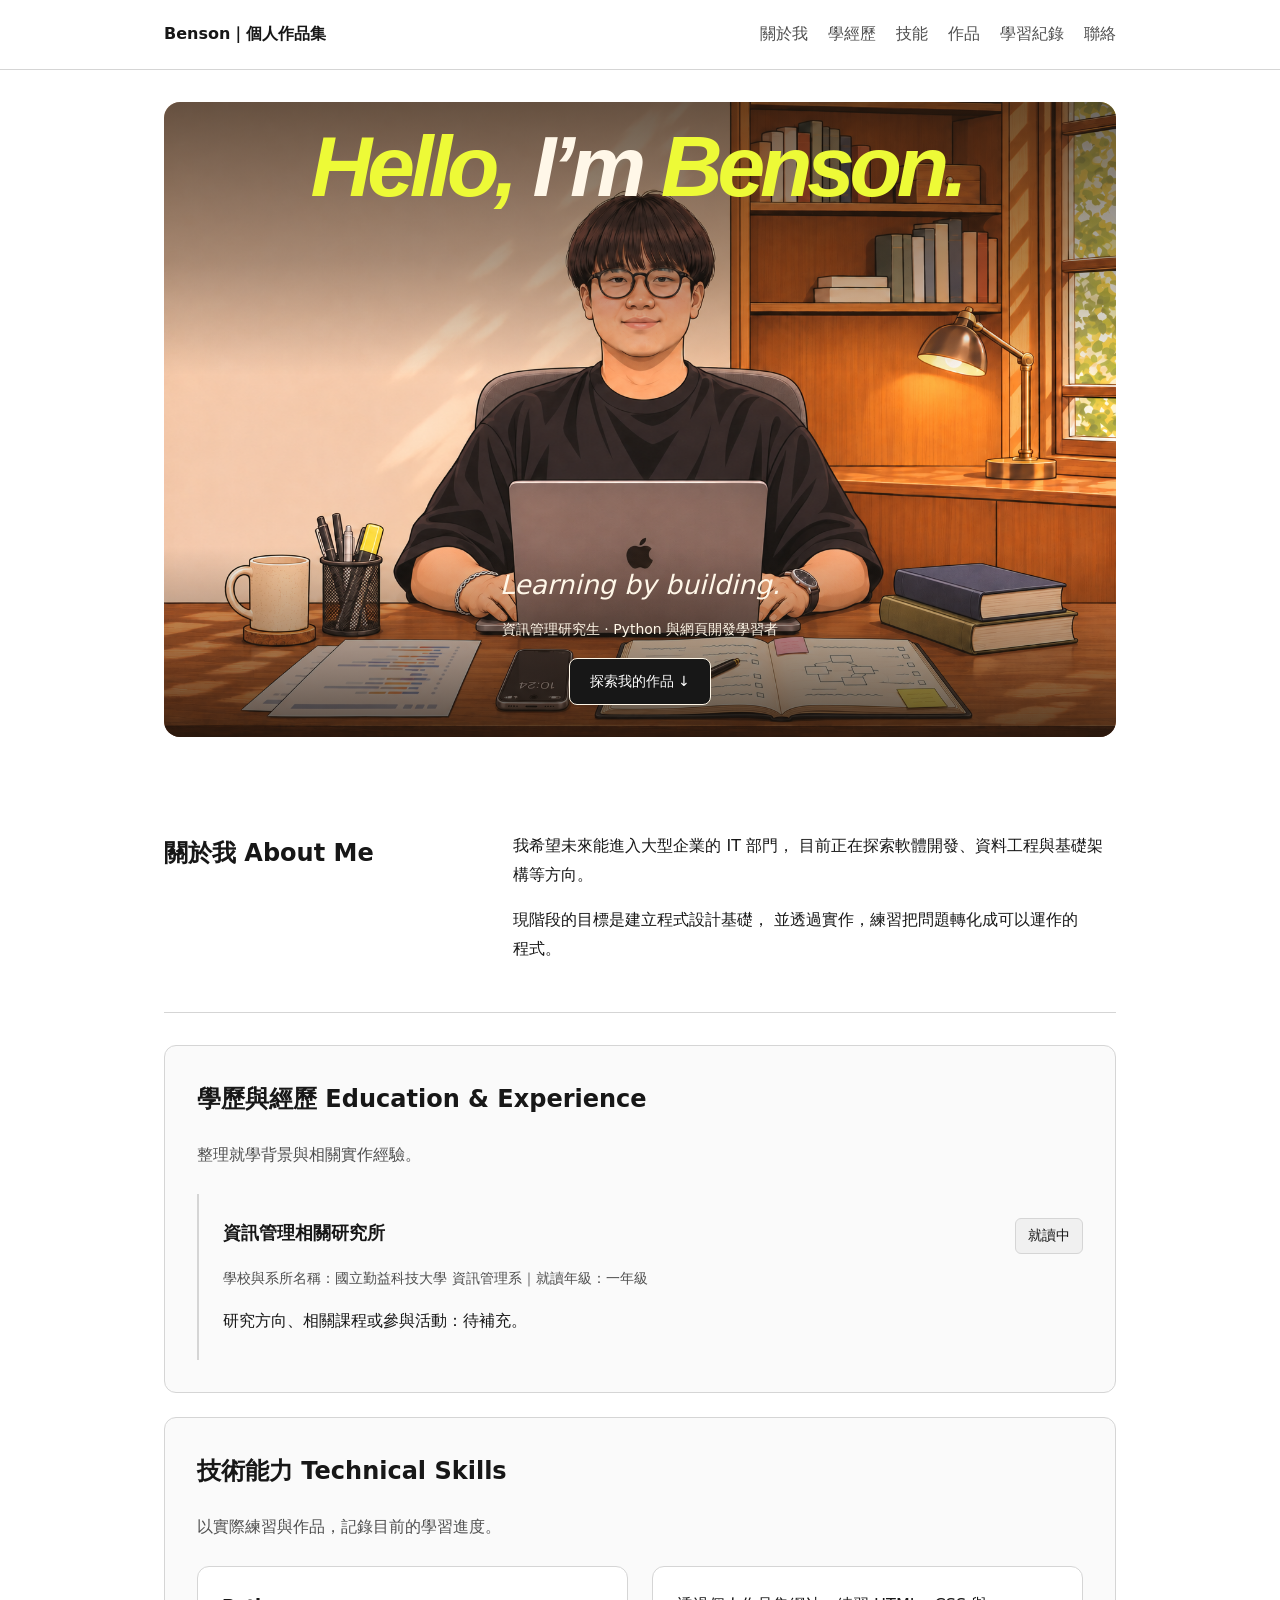
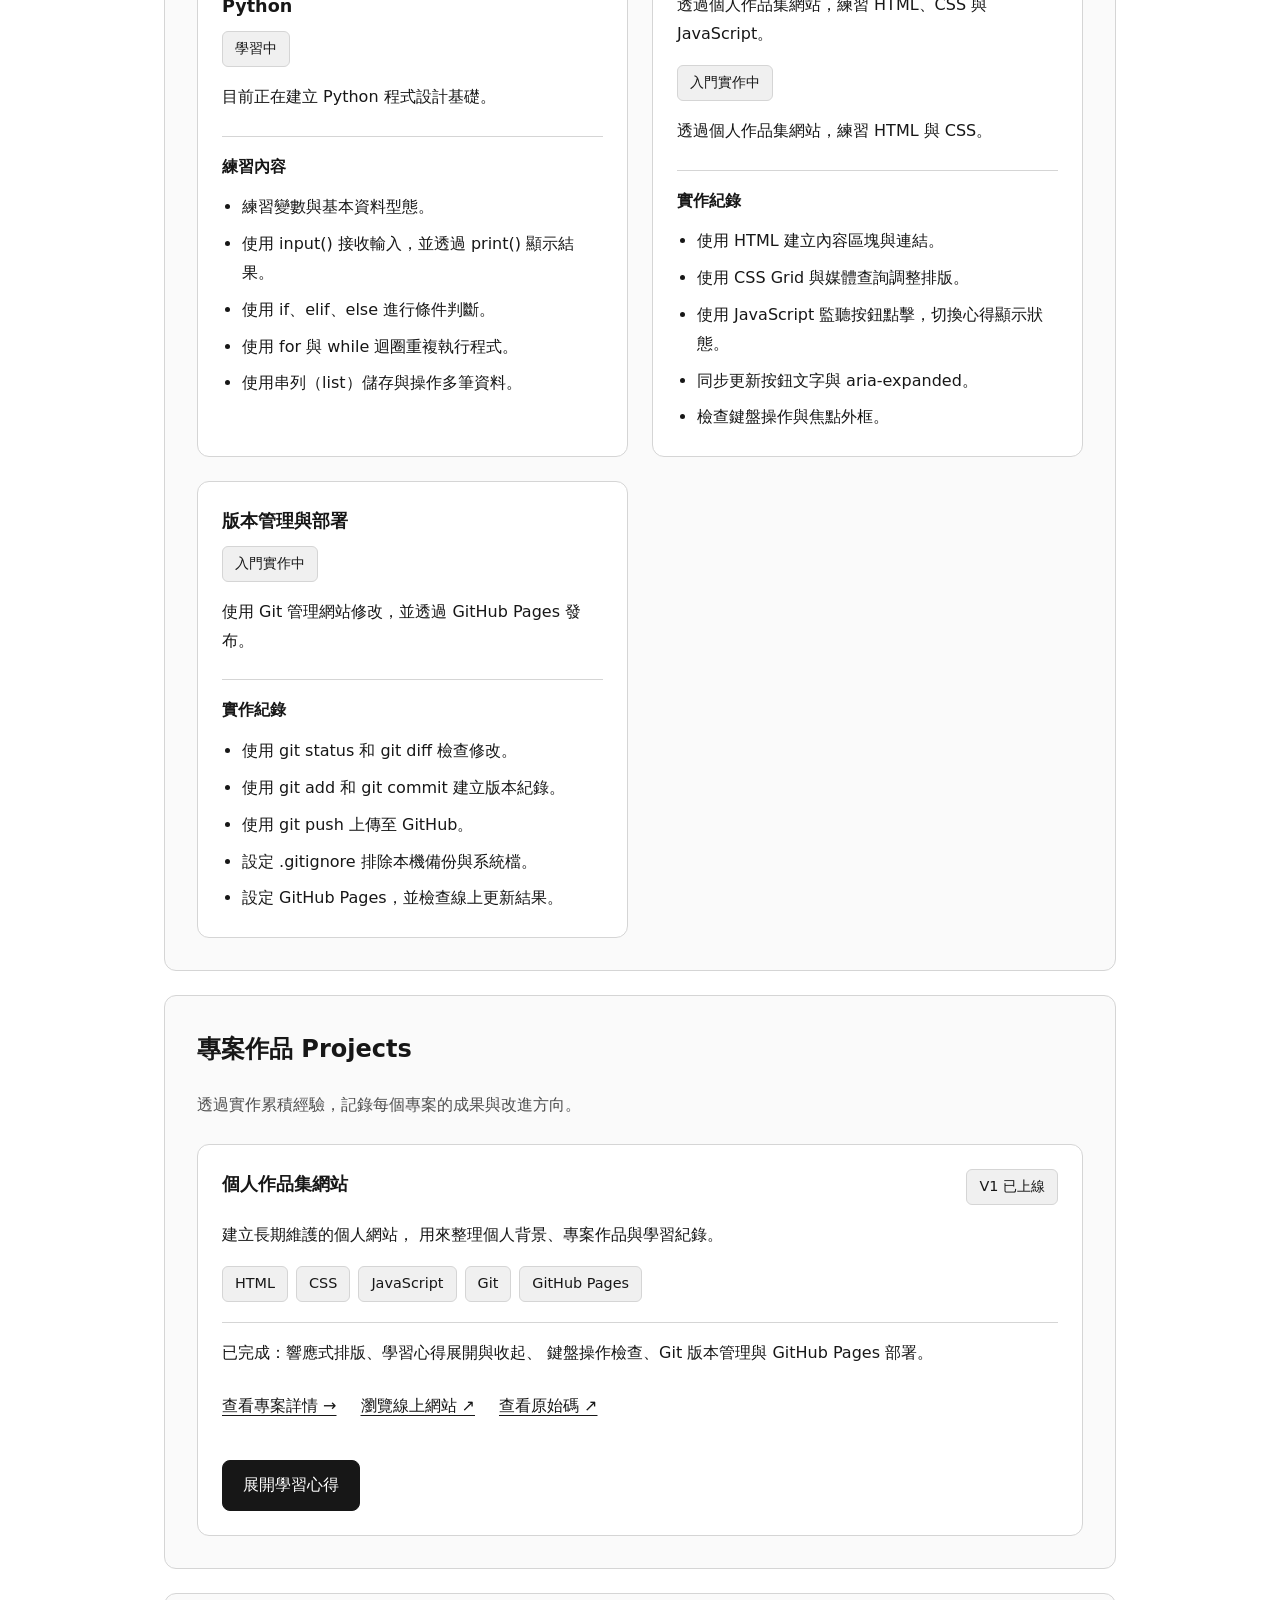
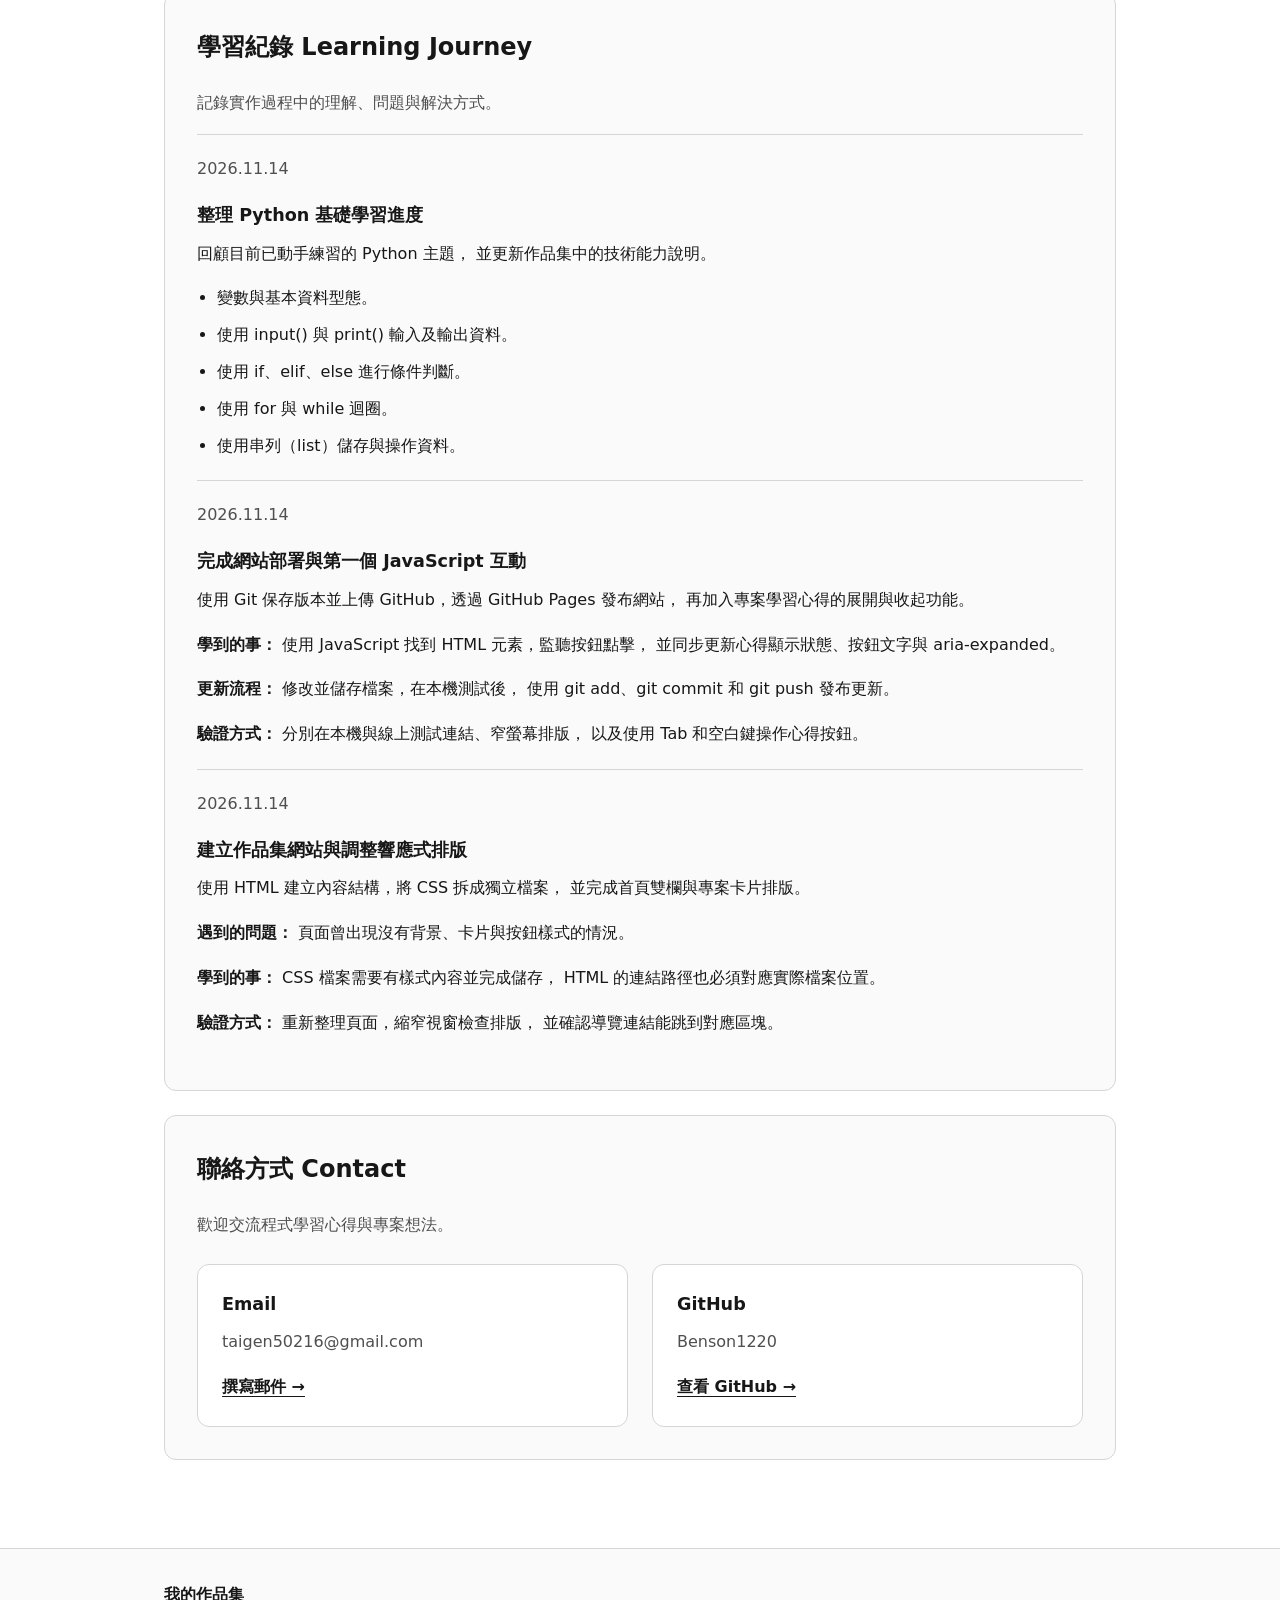
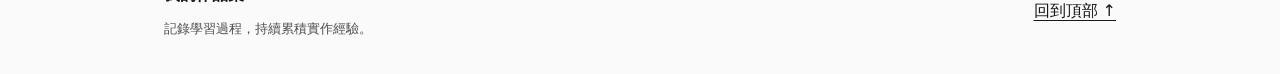
<file: index.html>
<!DOCTYPE html>
<html lang="zh-Hant">

<head>
    <meta charset="UTF-8">
    <meta name="viewport" content="width=device-width, initial-scale=1">
    <meta name="description" content="Benson 的個人作品集。資訊管理相關研究所學生，記錄 Python 學習、網頁開發實作與專案成果。">
    <title>Benson｜個人作品集與學習紀錄</title>
    <link rel="icon" type="image/svg+xml" href="assets/images/favicon.svg">
    <link rel="stylesheet" href="assets/css/style.css">
    <script src="assets/js/main.js" defer></script>
</head>

<body>
    <a class="skip-link" href="#main-content">跳到主要內容</a>
    <header>
        <nav aria-label="主要導覽">
            <a class="brand" href="#home">Benson｜個人作品集</a>

            <div class="nav-links">
                <a href="#about">關於我</a>
                <a href="#experience">學經歷</a>
                <a href="#skills">技能</a>
                <a href="#projects">作品</a>
                <a href="#learning">學習紀錄</a>
                <a href="#contact">聯絡</a>
            </div>
        </nav>
    </header>

    <main id="main-content" tabindex="-1">
        <section id="home" class="hero-illustrated" aria-labelledby="home-title">
            <img class="hero-illustration" src="assets/images/hero-study-comic.png" alt="Benson 的漫畫分身坐在書房桌前，桌上放著筆電與筆記本。"
                width="1536" height="1024">

            <div class="hero-overlay">
                <h1 id="home-title" class="hero-headline">
                    <span class="headline-mask">
                        <span class="headline-word">Hello,</span>
                    </span>
                    <span class="headline-mask">
                        <span class="headline-word">I’m</span>
                    </span>
                    <span class="headline-mask">
                        <span class="headline-word">Benson.</span>
                    </span>
                </h1>

                <div class="hero-caption">
                    <p class="hero-motto">Learning by building.</p>
                    <p>資訊管理研究生 · Python 與網頁開發學習者</p>
                    <a class="button" href="#projects">探索我的作品 ↓</a>
                </div>
            </div>
        </section>

        <section id="about" class="about-section" aria-labelledby="about-title">
            <h2 id="about-title">關於我 About Me</h2>
            <p>
                我希望未來能進入大型企業的 IT 部門，
                目前正在探索軟體開發、資料工程與基礎架構等方向。
            </p>
            <p>
                現階段的目標是建立程式設計基礎，
                並透過實作，練習把問題轉化成可以運作的程式。
            </p>
        </section>

        <section id="experience" class="panel" aria-labelledby="experience-title">
            <h2 id="experience-title">學歷與經歷 Education & Experience</h2>
            <p class="muted">整理就學背景與相關實作經驗。</p>

            <div class="experience-list">
                <article class="experience-item">
                    <div class="experience-heading">
                        <h3>資訊管理相關研究所</h3>
                        <span class="tag">就讀中</span>
                    </div>

                    <p class="experience-meta">
                        學校與系所名稱：國立勤益科技大學 資訊管理系｜就讀年級：一年級
                    </p>

                    <p>
                        研究方向、相關課程或參與活動：待補充。
                    </p>
                </article>
            </div>
        </section>

        <section id="skills" class="panel" aria-labelledby="skills-title">
            <h2 id="skills-title">技術能力 Technical Skills</h2>
            <p class="muted">以實際練習與作品，記錄目前的學習進度。</p>

            <div class="skills-grid">
                <article class="skill-card">
                    <h3>Python</h3>
                    <p><span class="tag">學習中</span></p>

                    <p>目前正在建立 Python 程式設計基礎。</p>

                    <h4>練習內容</h4>
                    <ul class="skill-list">
                        <li>練習變數與基本資料型態。</li>
                        <li>使用 input() 接收輸入，並透過 print() 顯示結果。</li>
                        <li>使用 if、elif、else 進行條件判斷。</li>
                        <li>使用 for 與 while 迴圈重複執行程式。</li>
                        <li>使用串列（list）儲存與操作多筆資料。</li>
                    </ul>
                </article>

                <article class="skill-card">
                    <p>透過個人作品集網站，練習 HTML、CSS 與 JavaScript。</p>
                    <p><span class="tag">入門實作中</span></p>

                    <p>透過個人作品集網站，練習 HTML 與 CSS。</p>

                    <h4>實作紀錄</h4>
                    <ul class="skill-list">
                        <li>使用 HTML 建立內容區塊與連結。</li>
                        <li>使用 CSS Grid 與媒體查詢調整排版。</li>
                        <li>使用 JavaScript 監聽按鈕點擊，切換心得顯示狀態。</li>
                        <li>同步更新按鈕文字與 aria-expanded。</li>
                        <li>檢查鍵盤操作與焦點外框。</li>
                    </ul>
                </article>
                <article class="skill-card">
                    <h3>版本管理與部署</h3>
                    <p><span class="tag">入門實作中</span></p>

                    <p>使用 Git 管理網站修改，並透過 GitHub Pages 發布。</p>

                    <h4>實作紀錄</h4>
                    <ul class="skill-list">
                        <li>使用 git status 和 git diff 檢查修改。</li>
                        <li>使用 git add 和 git commit 建立版本紀錄。</li>
                        <li>使用 git push 上傳至 GitHub。</li>
                        <li>設定 .gitignore 排除本機備份與系統檔。</li>
                        <li>設定 GitHub Pages，並檢查線上更新結果。</li>
                    </ul>
                </article>
            </div>
        </section>

        <section id="projects" class="panel" aria-labelledby="projects-title">
            <h2 id="projects-title">專案作品 Projects</h2>
            <p class="muted">透過實作累積經驗，記錄每個專案的成果與改進方向。</p>

            <div class="project-grid">
                <article class="project-card">
                    <div class="project-heading">
                        <h3>個人作品集網站</h3>
                        <span class="tag">V1 已上線</span>
                    </div>

                    <p>
                        建立長期維護的個人網站，
                        用來整理個人背景、專案作品與學習紀錄。
                    </p>

                    <ul class="project-tech" aria-label="使用技術">
                        <li class="tag">HTML</li>
                        <li class="tag">CSS</li>
                        <li class="tag">JavaScript</li>
                        <li class="tag">Git</li>
                        <li class="tag">GitHub Pages</li>
                    </ul>

                    <p class="project-progress">
                        已完成：響應式排版、學習心得展開與收起、
                        鍵盤操作檢查、Git 版本管理與 GitHub Pages 部署。
                    </p>
                    <div class="project-links">
                        <a href="projects/portfolio.html">查看專案詳情 →</a>
                        <a href="https://benson1220.github.io/personal-portfolio/">
                            瀏覽線上網站 ↗
                        </a>
                        <a href="https://github.com/Benson1220/personal-portfolio">
                            查看原始碼 ↗
                        </a>
                    </div>
                    <button id="project-toggle" class="button" type="button" aria-expanded="false"
                        aria-controls="project-notes">
                        展開學習心得
                    </button>

                    <div id="project-notes" hidden>
                        <p>
                            這個專案讓我開始理解 HTML 結構、CSS 排版，
                            以及使用 Git 和 GitHub Pages 更新網站的流程。
                        </p>
                    </div>
                </article>
            </div>
        </section>

        <section id="learning" class="panel" aria-labelledby="learning-title">
            <h2 id="learning-title">學習紀錄 Learning Journey</h2>
            <p class="muted">記錄實作過程中的理解、問題與解決方式。</p>
            <article class="entry">
                <p class="muted">
                    <time datetime="2026-11-14">2026.11.14</time>
                </p>

                <h3>整理 Python 基礎學習進度</h3>

                <p>
                    回顧目前已動手練習的 Python 主題，
                    並更新作品集中的技術能力說明。
                </p>

                <ul class="skill-list">
                    <li>變數與基本資料型態。</li>
                    <li>使用 input() 與 print() 輸入及輸出資料。</li>
                    <li>使用 if、elif、else 進行條件判斷。</li>
                    <li>使用 for 與 while 迴圈。</li>
                    <li>使用串列（list）儲存與操作資料。</li>
                </ul>
            </article>
            <article class="entry">
                <p class="muted">
                    <time datetime="2026-11-14">2026.11.14</time>
                </p>

                <h3>完成網站部署與第一個 JavaScript 互動</h3>

                <p>
                    使用 Git 保存版本並上傳 GitHub，透過 GitHub Pages 發布網站，
                    再加入專案學習心得的展開與收起功能。
                </p>

                <p>
                    <strong>學到的事：</strong>
                    使用 JavaScript 找到 HTML 元素，監聽按鈕點擊，
                    並同步更新心得顯示狀態、按鈕文字與 aria-expanded。
                </p>

                <p>
                    <strong>更新流程：</strong>
                    修改並儲存檔案，在本機測試後，
                    使用 git add、git commit 和 git push 發布更新。
                </p>

                <p>
                    <strong>驗證方式：</strong>
                    分別在本機與線上測試連結、窄螢幕排版，
                    以及使用 Tab 和空白鍵操作心得按鈕。
                </p>
            </article>

            <article class="entry">
                <p class="muted">
                    <time datetime="2026-11-14">2026.11.14</time>
                </p>

                <h3>建立作品集網站與調整響應式排版</h3>

                <p>
                    使用 HTML 建立內容結構，將 CSS 拆成獨立檔案，
                    並完成首頁雙欄與專案卡片排版。
                </p>

                <p>
                    <strong>遇到的問題：</strong>
                    頁面曾出現沒有背景、卡片與按鈕樣式的情況。
                </p>

                <p>
                    <strong>學到的事：</strong>
                    CSS 檔案需要有樣式內容並完成儲存，
                    HTML 的連結路徑也必須對應實際檔案位置。
                </p>

                <p>
                    <strong>驗證方式：</strong>
                    重新整理頁面，縮窄視窗檢查排版，
                    並確認導覽連結能跳到對應區塊。
                </p>
            </article>
        </section>

        <section id="contact" class="panel" aria-labelledby="contact-title">
            <h2 id="contact-title">聯絡方式 Contact</h2>
            <p class="muted">歡迎交流程式學習心得與專案想法。</p>

            <div class="contact-grid">
                <!-- 請替換 href 與畫面文字中的 Email -->
                <a class="contact-card" href="mailto:taigen50216@gmail.com">
                    <h3>Email</h3>
                    <p>taigen50216@gmail.com</p>
                    <span class="contact-action">撰寫郵件 →</span>
                </a>

                <!-- 請替換網址與畫面文字中的 GitHub 帳號 -->
                <a class="contact-card" href="https://github.com/Benson1220">
                    <h3>GitHub</h3>
                    <p>Benson1220</p>
                    <span class="contact-action">查看 GitHub →</span>
                </a>
            </div>
        </section>
    </main>

    <footer>
        <div class="footer-content">
            <div>
                <p class="footer-title">我的作品集</p>
                <small>記錄學習過程，持續累積實作經驗。</small>
            </div>

            <a href="#home">回到頂部 ↑</a>
        </div>
    </footer>
</body>

</html>
</file>
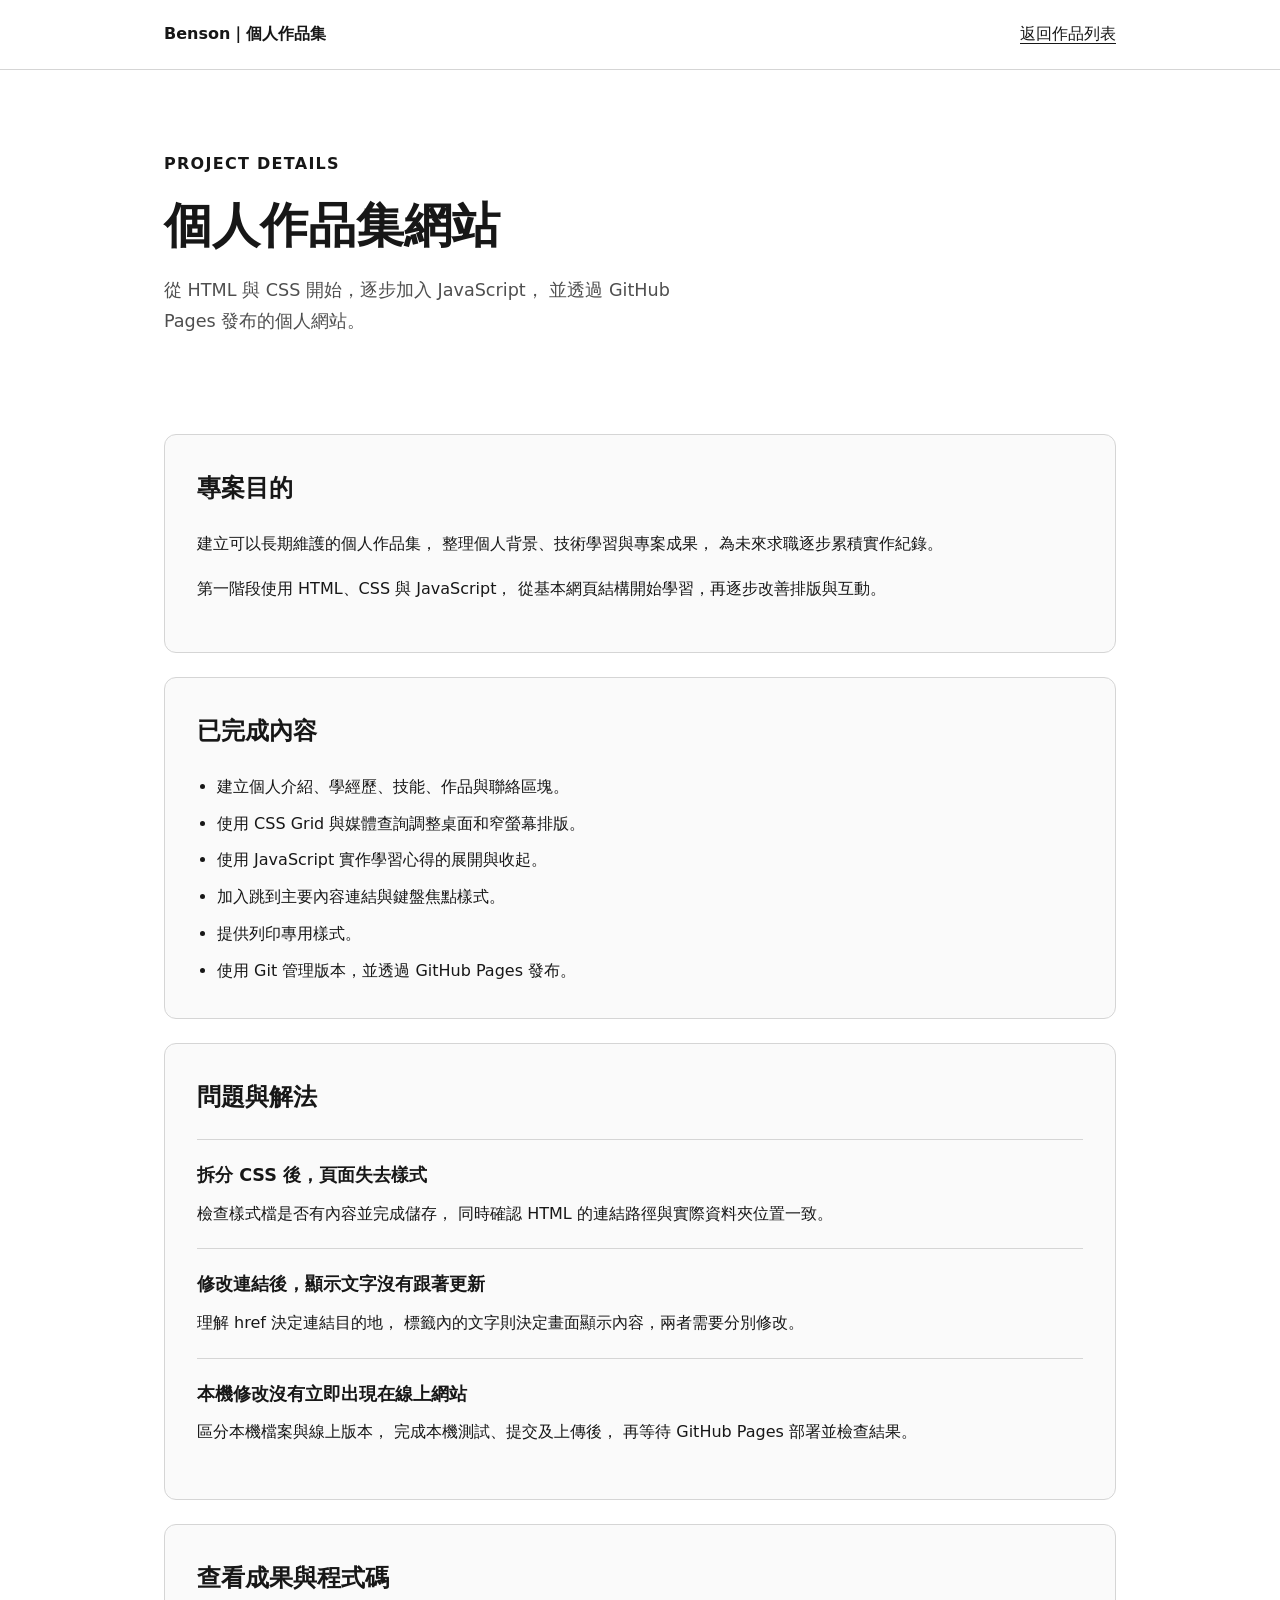
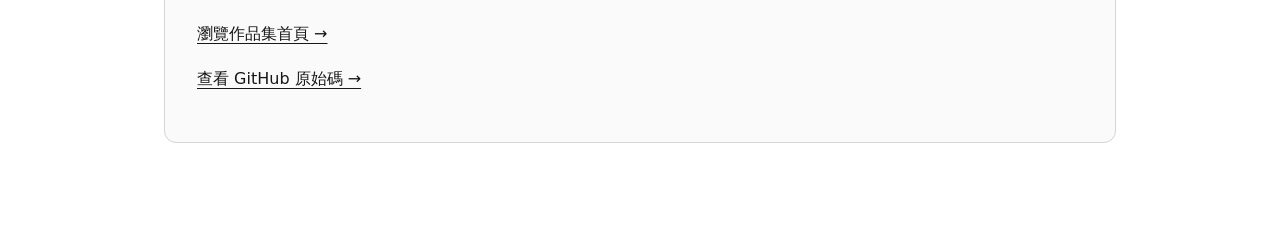
<file: projects/portfolio.html>
<!DOCTYPE html>
<html lang="zh-Hant">

<head>
    <meta charset="UTF-8">
    <meta name="viewport" content="width=device-width, initial-scale=1">
    <meta name="description" content="Benson 個人作品集網站的開發目的、實作過程與學習成果。">
    <title>個人作品集網站｜專案詳情｜Benson</title>
    <link rel="stylesheet" href="../assets/css/style.css">
    <link rel="icon" type="image/svg+xml" href="../assets/images/favicon.svg">
</head>

<body>
    <a class="skip-link" href="#main-content">跳到主要內容</a>

    <header>
        <nav aria-label="專案頁導覽">
            <a class="brand" href="../index.html">Benson｜個人作品集</a>
            <a href="../index.html#projects">返回作品列表</a>
        </nav>
    </header>

    <main id="main-content" tabindex="-1">
        <section class="hero" aria-labelledby="project-title">
            <div class="hero-copy">
                <p class="eyebrow">PROJECT DETAILS</p>
                <h1 id="project-title">個人作品集網站</h1>
                <p class="intro">
                    從 HTML 與 CSS 開始，逐步加入 JavaScript，
                    並透過 GitHub Pages 發布的個人網站。
                </p>
            </div>
        </section>

        <section class="panel" aria-labelledby="purpose-title">
            <h2 id="purpose-title">專案目的</h2>
            <p>
                建立可以長期維護的個人作品集，
                整理個人背景、技術學習與專案成果，
                為未來求職逐步累積實作紀錄。
            </p>
            <p>
                第一階段使用 HTML、CSS 與 JavaScript，
                從基本網頁結構開始學習，再逐步改善排版與互動。
            </p>
        </section>

        <section class="panel" aria-labelledby="features-title">
            <h2 id="features-title">已完成內容</h2>
            <ul class="skill-list">
                <li>建立個人介紹、學經歷、技能、作品與聯絡區塊。</li>
                <li>使用 CSS Grid 與媒體查詢調整桌面和窄螢幕排版。</li>
                <li>使用 JavaScript 實作學習心得的展開與收起。</li>
                <li>加入跳到主要內容連結與鍵盤焦點樣式。</li>
                <li>提供列印專用樣式。</li>
                <li>使用 Git 管理版本，並透過 GitHub Pages 發布。</li>
            </ul>
        </section>

        <section class="panel" aria-labelledby="challenges-title">
            <h2 id="challenges-title">問題與解法</h2>

            <article class="entry">
                <h3>拆分 CSS 後，頁面失去樣式</h3>
                <p>
                    檢查樣式檔是否有內容並完成儲存，
                    同時確認 HTML 的連結路徑與實際資料夾位置一致。
                </p>
            </article>

            <article class="entry">
                <h3>修改連結後，顯示文字沒有跟著更新</h3>
                <p>
                    理解 href 決定連結目的地，
                    標籤內的文字則決定畫面顯示內容，兩者需要分別修改。
                </p>
            </article>

            <article class="entry">
                <h3>本機修改沒有立即出現在線上網站</h3>
                <p>
                    區分本機檔案與線上版本，
                    完成本機測試、提交及上傳後，
                    再等待 GitHub Pages 部署並檢查結果。
                </p>
            </article>
        </section>

        <section class="panel" aria-labelledby="resources-title">
            <h2 id="resources-title">查看成果與程式碼</h2>
            <p>
                <a href="../index.html">瀏覽作品集首頁 →</a>
            </p>
            <p>
                <a href="https://github.com/Benson1220/personal-portfolio">
                    查看 GitHub 原始碼 →
                </a>
            </p>
        </section>
    </main>
</body>

</html>
</file>
<file: assets/css/style.css>
/* 1. 全站基本設定 */
* {
  box-sizing: border-box;
}

body {
  margin: 0;
  font-family: system-ui, -apple-system, "Noto Sans TC", sans-serif;
  line-height: 1.8;
  color: #171717;
  background: #ffffff;
}

a {
  color: #171717;
  text-underline-offset: 4px;
}

/* 鍵盤選取連結或按鈕時，顯示外框 */
a:focus-visible,
button:focus-visible {
  outline: 3px solid #171717;
  outline-offset: 5px;
}

h1,
h2,
h3 {
  color: #171717;
}

h1 {
  margin: 12px 0 20px;
  font-size: clamp(2rem, 6vw, 3.5rem);
  line-height: 1.25;
}

h2 {
  margin: 0 0 20px;
  font-size: 1.5rem;
}

h3 {
  margin: 0 0 8px;
  font-size: 1.1rem;
}

p {
  margin: 0 0 16px;
}

.muted {
  color: #4f4f4f;
}

/* 2. 導覽列與主要容器 */
header {
  background: #ffffff;
  border-bottom: 1px solid #d5d5d5;
}

nav {
  max-width: 1000px;
  margin: 0 auto;
  padding: 20px 24px;
  display: flex;
  justify-content: space-between;
  align-items: center;
  flex-wrap: wrap;
  gap: 16px;
}

.brand {
  color: #171717;
  font-weight: 700;
  text-decoration: none;
}

.nav-links {
  display: flex;
  flex-wrap: wrap;
  gap: 8px 20px;
}

.nav-links a {
  color: #4f4f4f;
  text-decoration: none;
}

.nav-links a:hover {
  color: #171717;
  text-decoration: underline;
}

main {
  max-width: 1000px;
  margin: 0 auto;
  padding: 0 24px 64px;
}

/* 3. 共用元件 */
.panel {
  margin-bottom: 24px;
  padding: 32px;
  border: 1px solid #d5d5d5;
  border-radius: 12px;
  background: #fafafa;
}

.button {
  font: inherit;
  cursor: pointer;
  display: inline-block;
  margin-top: 16px;
  padding: 10px 20px;
  border: 1px solid #171717;
  border-radius: 8px;
  color: #ffffff;
  background: #171717;
  text-decoration: none;
}

.button:hover {
  background: #333333;
  border-color: #333333;
}

.tag {
  display: inline-block;
  padding: 4px 12px;
  border: 1px solid #d5d5d5;
  border-radius: 6px;
  color: #171717;
  background: #f0f0f0;
  font-size: 0.9rem;
}

/* 三個區塊共用相同的雙欄設定 */
.project-grid,
.contact-grid,
.skills-grid {
  display: grid;
  grid-template-columns: repeat(2, minmax(0, 1fr));
  gap: 24px;
  margin-top: 24px;
}

/* 三種卡片共用外觀 */
.project-card,
.contact-card,
.skill-card {
  min-width: 0;
  padding: 24px;
  background: #ffffff;
  border: 1px solid #d5d5d5;
  border-radius: 12px;
  overflow-wrap: anywhere;
}

.project-heading,
.experience-heading {
  display: flex;
  justify-content: space-between;
  align-items: flex-start;
  flex-wrap: wrap;
  gap: 12px;
}

.project-heading h3,
.experience-heading h3 {
  margin: 0;
}

.entry p:last-child,
.project-card>p:last-child,
.skill-card>p:last-child,
.experience-item p:last-child {
  margin-bottom: 0;
}

/* 4. 首頁介紹 */
.hero {
  display: grid;
  grid-template-columns: minmax(0, 1.6fr) minmax(0, 1fr);
  align-items: center;
  gap: 48px;
  padding: 80px 0;
}

.hero-copy {
  min-width: 0;
}

.eyebrow {
  color: #171717;
  font-weight: 700;
  letter-spacing: 0.08em;
}

.hero h1 {
  font-size: clamp(2rem, 4vw, 3rem);
  overflow-wrap: anywhere;
}

.intro {
  max-width: 640px;
  color: #4f4f4f;
  font-size: 1.1rem;
}

.hero-summary {
  min-width: 0;
  padding: 24px;
  background: #fafafa;
  border: 1px solid #d5d5d5;
  border-radius: 12px;
}

.hero-summary h2 {
  margin-bottom: 24px;
  font-size: 1.1rem;
}

.summary-list {
  margin: 0;
}

.summary-list>div {
  padding: 16px 0;
  border-top: 1px solid #d5d5d5;
}

.summary-list dt {
  margin-bottom: 4px;
  color: #4f4f4f;
  font-size: 0.875rem;
}

.summary-list dd {
  margin: 0;
  overflow-wrap: anywhere;
}

/* 5. 學歷與經歷 */
.experience-list {
  margin-top: 24px;
}

.experience-item {
  padding: 24px 0 24px 24px;
  border-left: 2px solid #d5d5d5;
}

.experience-item+.experience-item {
  margin-top: 24px;
}

.experience-heading {
  margin-bottom: 12px;
}

.experience-meta {
  color: #4f4f4f;
  font-size: 0.9rem;
}

.experience-item p {
  overflow-wrap: anywhere;
}

/* 6. 技術能力 */
.skill-card h4 {
  margin: 24px 0 12px;
  padding-top: 16px;
  border-top: 1px solid #d5d5d5;
  font-size: 1rem;
}

.skill-list {
  margin: 0;
  padding-left: 20px;
}

.skill-list li+li {
  margin-top: 8px;
}

/* 7. 專案作品 */
.project-heading {
  margin-bottom: 16px;
}

.project-tech {
  display: flex;
  flex-wrap: wrap;
  gap: 8px;
  margin: 0 0 20px;
  padding: 0;
  list-style: none;
}

.project-progress {
  padding-top: 16px;
  border-top: 1px solid #d5d5d5;
}

/* 展開後的專案學習心得 */
#project-notes {
  margin-top: 20px;
  padding-top: 16px;
  border-top: 1px solid #d5d5d5;
}
/* 作品連結：橫向排列，空間不足時換行 */
.project-links {
  display: flex;
  flex-wrap: wrap;
  gap: 8px 24px;
  margin-bottom: 16px;
}

.project-links a {
  padding: 8px 0;
}
#project-notes p:last-child {
  margin-bottom: 0;
}

/* 8. 學習紀錄 */
.entry {
  padding: 20px 0;
  border-top: 1px solid #d5d5d5;
}

/* 9. 聯絡方式 */
.contact-card {
  display: block;
  color: #171717;
  text-decoration: none;
}

.contact-card:hover {
  background: #f0f0f0;
  border-color: #171717;
}

.contact-card h3 {
  margin-bottom: 8px;
}

.contact-card p {
  color: #4f4f4f;
}

.contact-action {
  font-weight: 600;
  text-decoration: underline;
  text-underline-offset: 4px;
}

/* 10. 頁尾 */
footer {
  padding: 32px 24px;
  color: #4f4f4f;
  background: #fafafa;
  border-top: 1px solid #d5d5d5;
}

.footer-content {
  max-width: 952px;
  margin: 0 auto;
  display: flex;
  justify-content: space-between;
  align-items: center;
  flex-wrap: wrap;
  gap: 24px;
}

.footer-title {
  margin: 0 0 4px;
  color: #171717;
  font-weight: 700;
}

.footer-content a {
  display: inline-block;
  padding: 10px 0;
}

/* 關於我：開放式排版 */
.about-section {
  display: grid;
  grid-template-columns: minmax(0, 1fr) minmax(0, 2fr);
  gap: 16px 48px;
  padding: 48px 0;
  margin-bottom: 32px;
  border-bottom: 1px solid #d5d5d5;
}

.about-section h2 {
  grid-column: 1;
  grid-row: 1 / span 2;
  margin: 0;
}

.about-section p {
  grid-column: 2;
  margin: 0;
  overflow-wrap: anywhere;
  text-wrap: pretty;
}

@media (max-width: 800px) {
  .about-section {
    grid-template-columns: minmax(0, 1fr);
    gap: 20px;
    padding: 32px 0;
  }

  .about-section h2,
  .about-section p {
    grid-column: auto;
    grid-row: auto;
  }
}

@media print {
  .about-section {
    display: block;
    padding: 16px 0;
  }

  .about-section h2,
  .about-section p {
    margin-bottom: 12px;
  }
}

/* 11. 響應式設定：集中在檔案底部 */
@media (max-width: 800px) {
  .hero {
    grid-template-columns: minmax(0, 1fr);
    gap: 32px;
    padding: 48px 0;
  }

  .project-grid,
  .contact-grid,
  .skills-grid {
    grid-template-columns: minmax(0, 1fr);
  }
}
/* 只有一張作品卡片時，填滿整列 */
.project-grid > .project-card:only-child {
  grid-column: 1 / -1;
}
@media (max-width: 600px) {
  nav {
    align-items: flex-start;
    flex-direction: column;
  }

  .panel {
    padding: 24px;
  }
}

/* 鍵盤導覽：取得焦點時顯示 */
.skip-link {
  position: absolute;
  top: 12px;
  left: 12px;
  z-index: 100;
  padding: 10px 16px;
  color: #ffffff;
  background: #171717;
  border-radius: 8px;
  transform: translateY(-200%);
}

.skip-link:focus {
  transform: translateY(0);
}

/* 列印或另存 PDF 時使用 */
@media print {
  body {
    color: #000000;
    background: #ffffff;
    font-size: 12pt;
  }

  /* 列印時省略導覽與互動控制 */
  header,
  footer,
  .skip-link,
  .button {
    display: none;
  }

  main {
    max-width: none;
    padding: 0;
  }

  /* 首頁改為單欄，減少留白 */
  .hero {
    grid-template-columns: minmax(0, 1fr);
    gap: 16px;
    padding: 0 0 24px;
  }

  .hero h1 {
    font-size: 24pt;
  }

  /* 各種卡片改用白底 */
  .panel,
  .hero-summary,
  .project-card,
  .skill-card,
  .contact-card {
    background: #ffffff;
    border-color: #999999;
  }

  .panel {
    padding: 16px;
    margin-bottom: 16px;
  }

  h2,
  h3,
  h4 {
    break-after: avoid;
  }
}

/* 漫畫首頁：獨立於原本的 .hero */
.hero-illustrated {
  position: relative;
  container-type: inline-size;
  margin: 32px 0 48px;
  overflow: hidden;
  border-radius: 16px;
  background: #292019;
}

.hero-illustration {
  display: block;
  width: 100%;
  height: auto;
}

/* 深色漸層讓文字清楚，圖片本身不會改變 */
.hero-overlay {
  position: absolute;
  inset: 0;
  background: linear-gradient(to bottom,
      rgb(25 18 12 / 65%) 0%,
      rgb(25 18 12 / 35%) 25%,
      transparent 43%,
      transparent 70%,
      rgb(25 18 12 / 75%) 100%);
}

.hero-headline {
  position: absolute;
  top: 2%;
  left: 4%;
  right: 4%;
  display: flex;
  justify-content: center;
  gap: 0.15em;
  margin: 0;
  color: #fff7e8;
  font-family: Arial, sans-serif;
  font-size: clamp(1.75rem, 9cqw, 6.5rem);
  font-weight: 900;
  font-style: italic;
  line-height: 1.2;
  letter-spacing: -0.06em;
}

.headline-mask {
  overflow: hidden;
  padding: 0 0.08em 0.1em 0;
}

.headline-word {
  display: inline-block;
  animation: headline-enter 1.1s cubic-bezier(0.16, 1, 0.3, 1) both;
}

.headline-mask:first-child .headline-word,
.headline-mask:last-child .headline-word {
  color: #edfa37;
}

.headline-mask:nth-child(2) .headline-word {
  animation-delay: 0.16s;
}

.headline-mask:nth-child(3) .headline-word {
  animation-delay: 0.32s;
}

@keyframes headline-enter {
  from {
    opacity: 0;
    transform: translateY(110%);
  }

  to {
    opacity: 1;
    transform: translateY(0);
  }
}

/* 圖片下方的簡介與作品入口 */
.hero-caption {
  position: absolute;
  bottom: 5%;
  left: 4%;
  right: 4%;
  color: #fff7e8;
  text-align: center;
  font-size: 0.875rem;
}

.hero-caption p {
  margin-bottom: 8px;
}

.hero-motto {
  font-size: clamp(1.1rem, 2.8cqw, 1.75rem);
  font-style: italic;
}

.hero-caption .button {
  margin-top: 8px;
  border-color: #fff7e8;
}

/* 手機版：文字與圖片上下排列，保留完整人物 */
@media (max-width: 600px) {
  .hero-illustrated {
    display: flex;
    flex-direction: column;
    margin-top: 24px;
  }

  .hero-overlay {
    display: contents;
  }

  .hero-headline {
    position: static;
    order: -1;
    flex-wrap: wrap;
    padding: 24px 16px;
  }

  .hero-caption {
    position: static;
    padding: 24px 16px;
  }
}

/* 尊重使用者的減少動態設定 */
@media (prefers-reduced-motion: reduce) {
  .headline-word {
    animation: none;
  }
}

/* 延續原本的列印功能 */
@media print {
  .hero-illustrated {
    margin: 0 0 24px;
    background: #ffffff;
    overflow: visible;
  }

  .hero-illustration {
    display: none;
  }

  .hero-overlay {
    position: static;
    display: block;
    background: none;
  }

  .hero-headline {
    position: static;
    padding: 0;
    font-size: 24pt;
    color: #000000;
  }

  .hero-headline .headline-word {
    color: #000000;
    animation: none;
  }

  .hero-caption {
    position: static;
    padding: 16px 0 0;
    color: #000000;
  }
}
</file>
